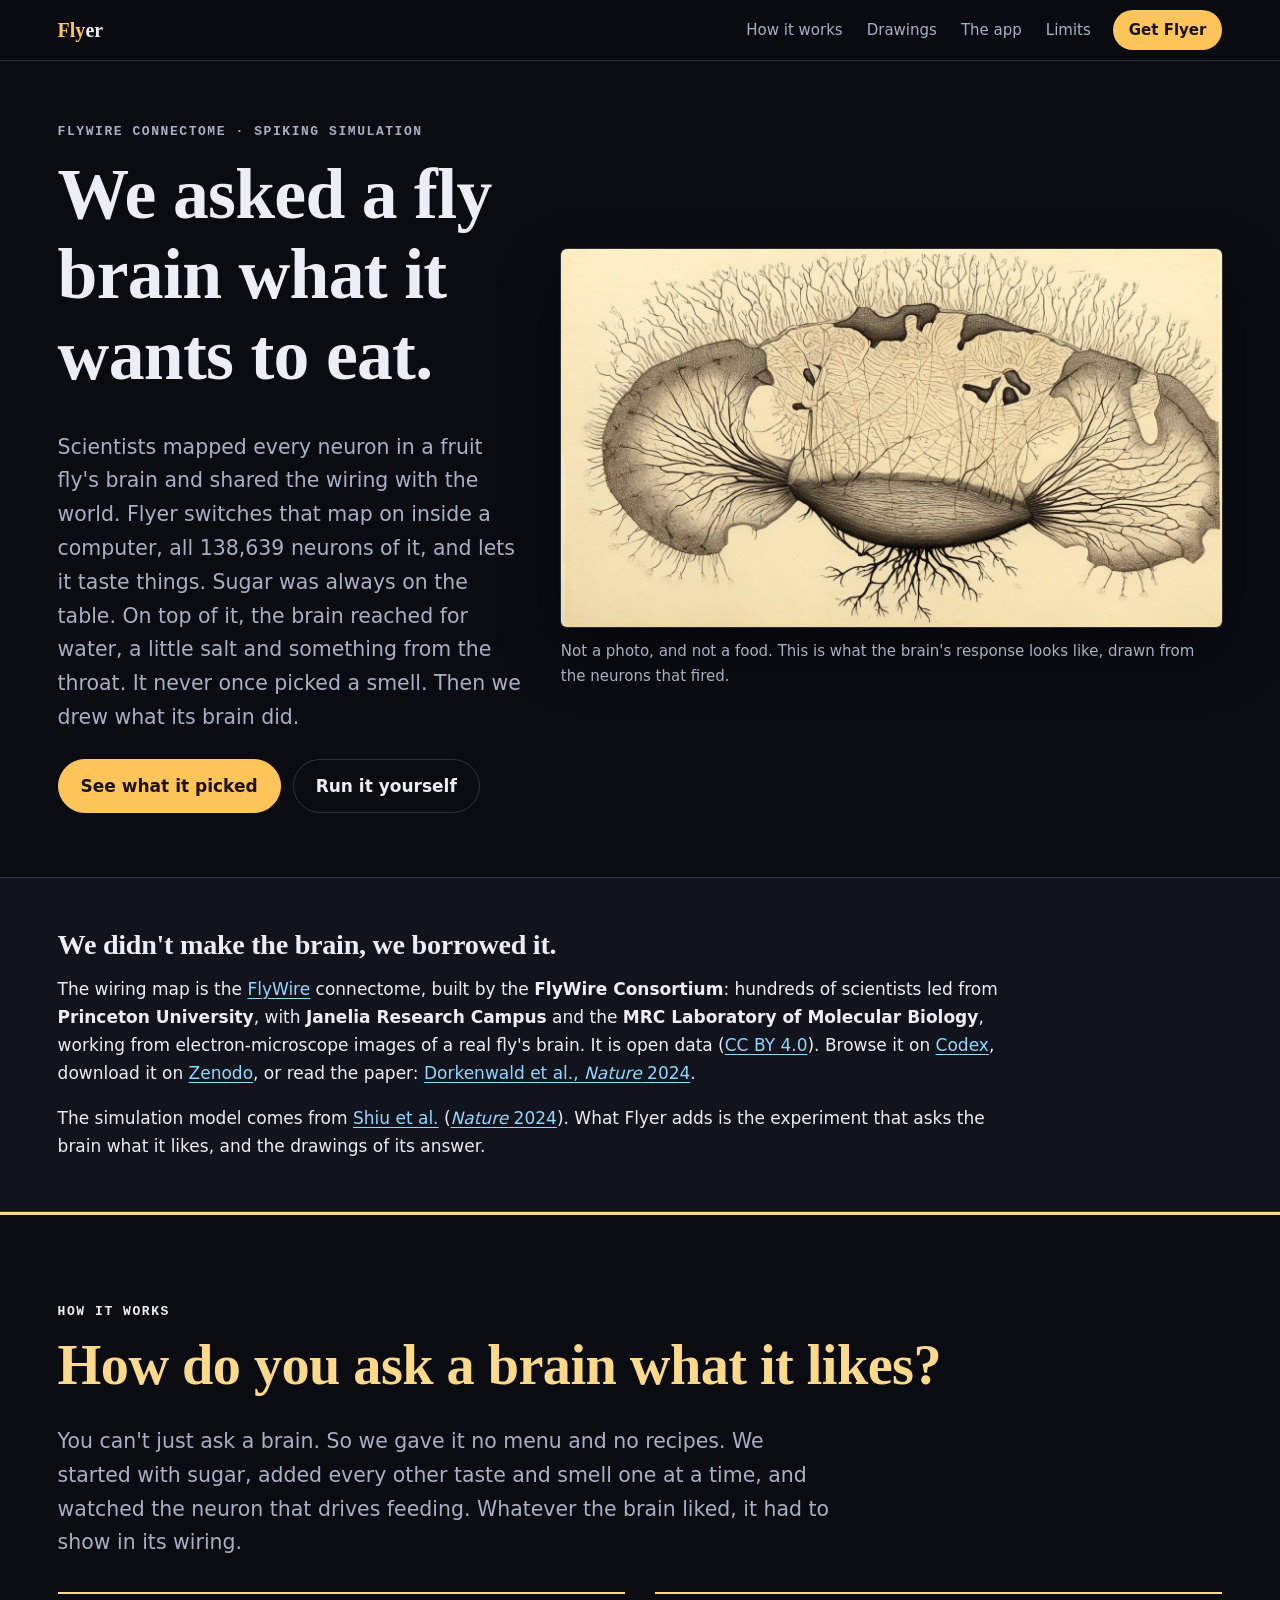
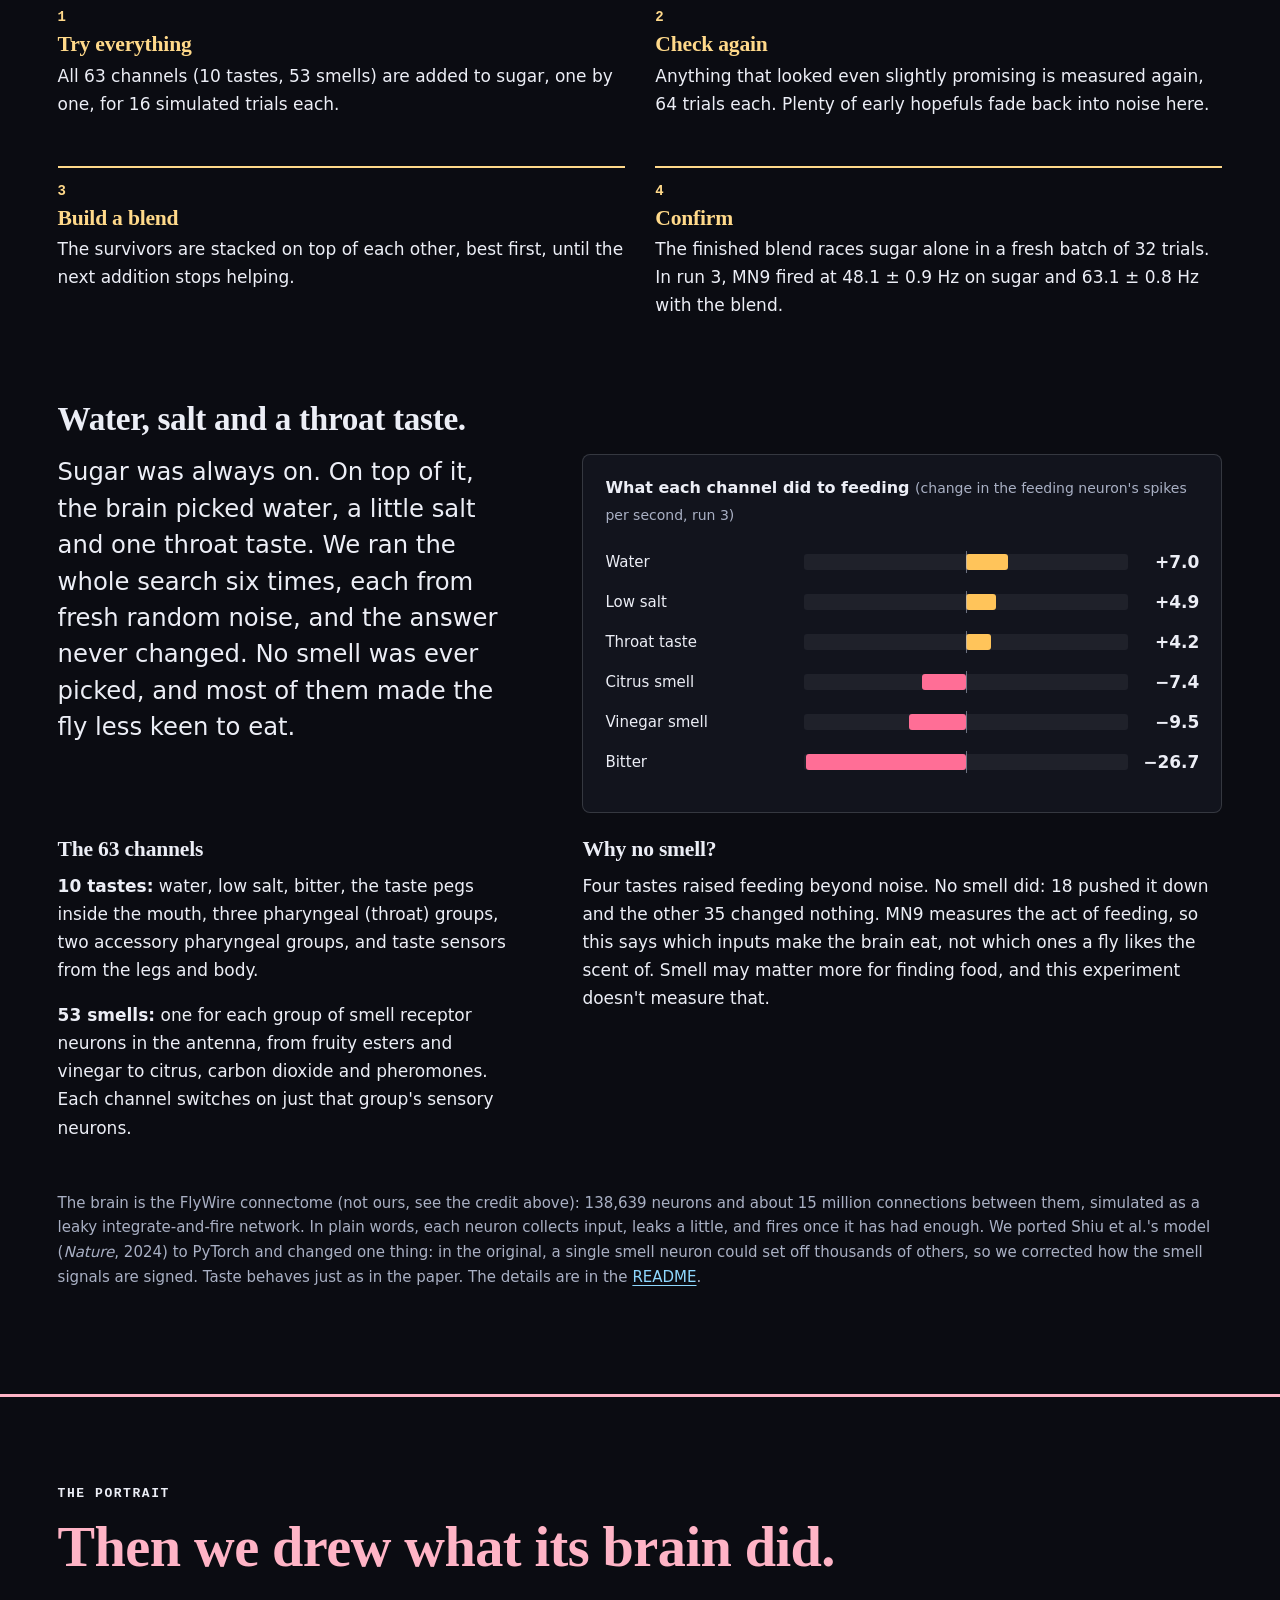
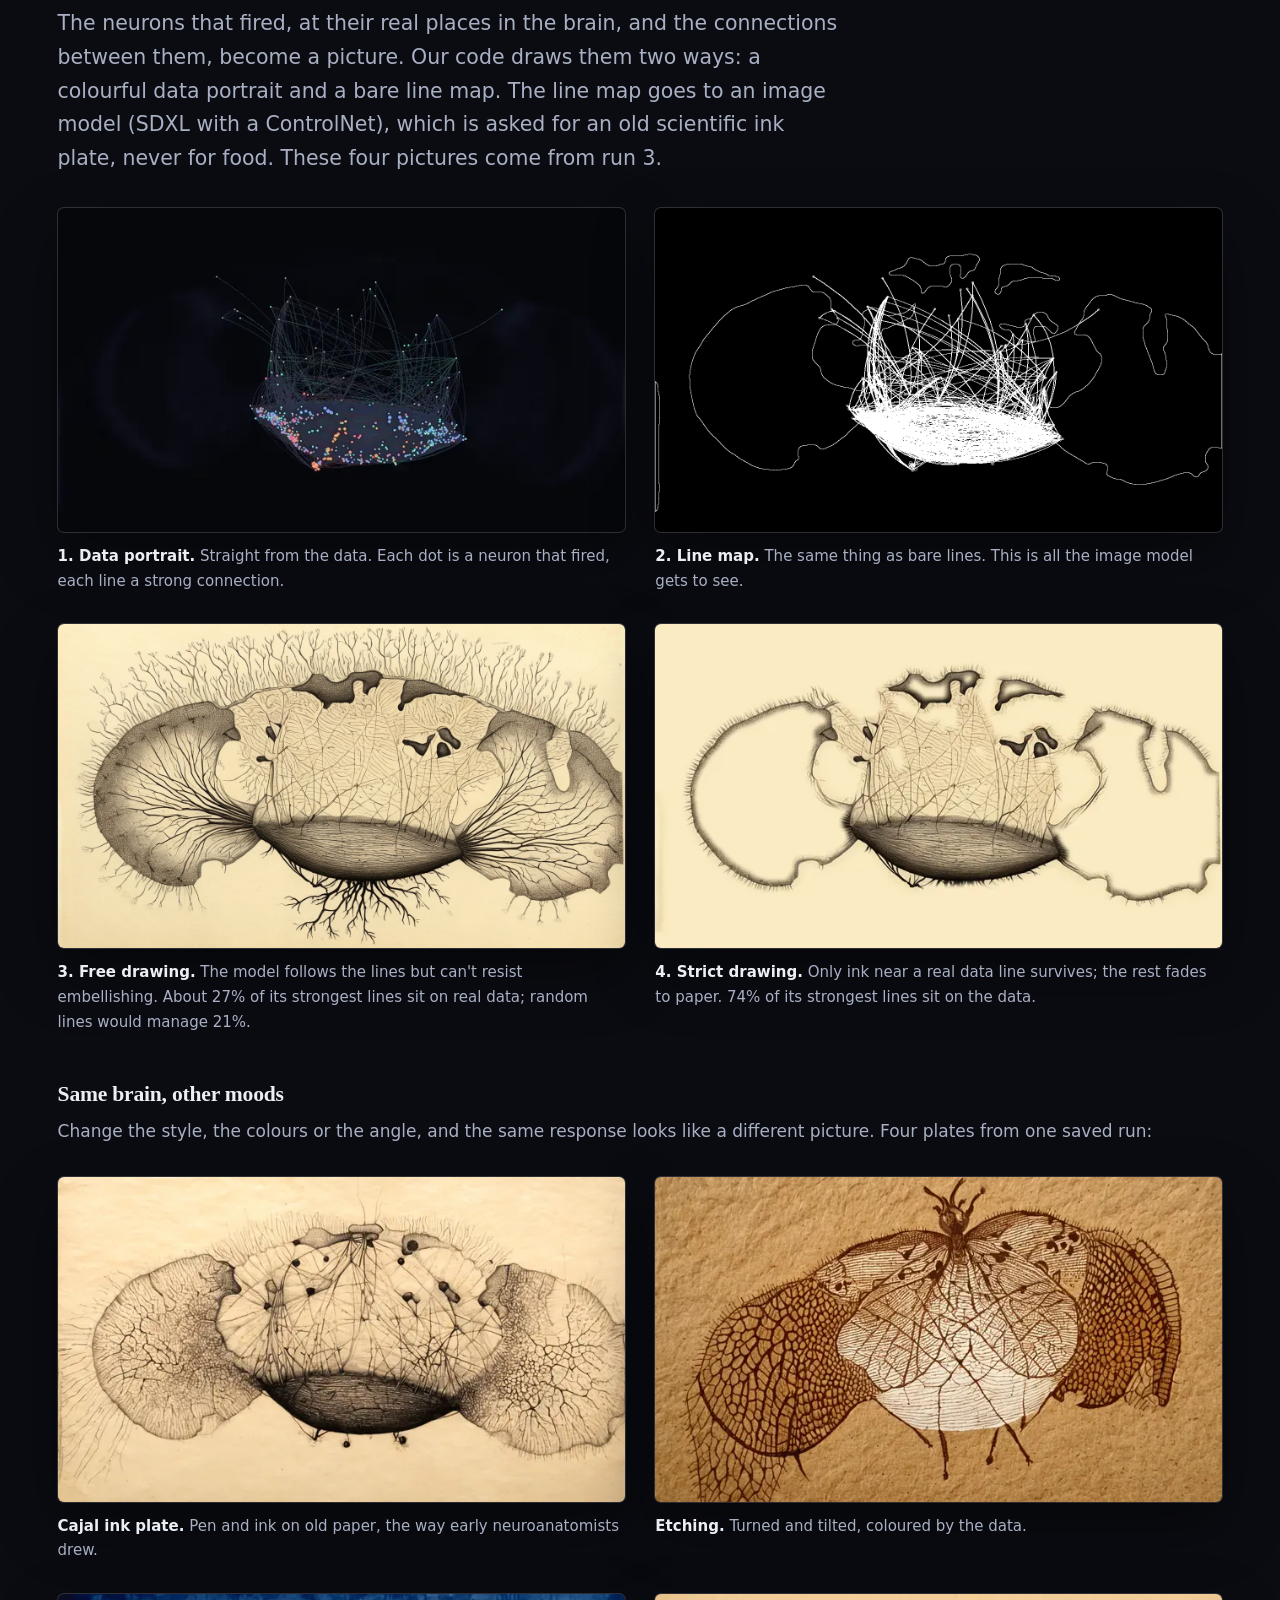
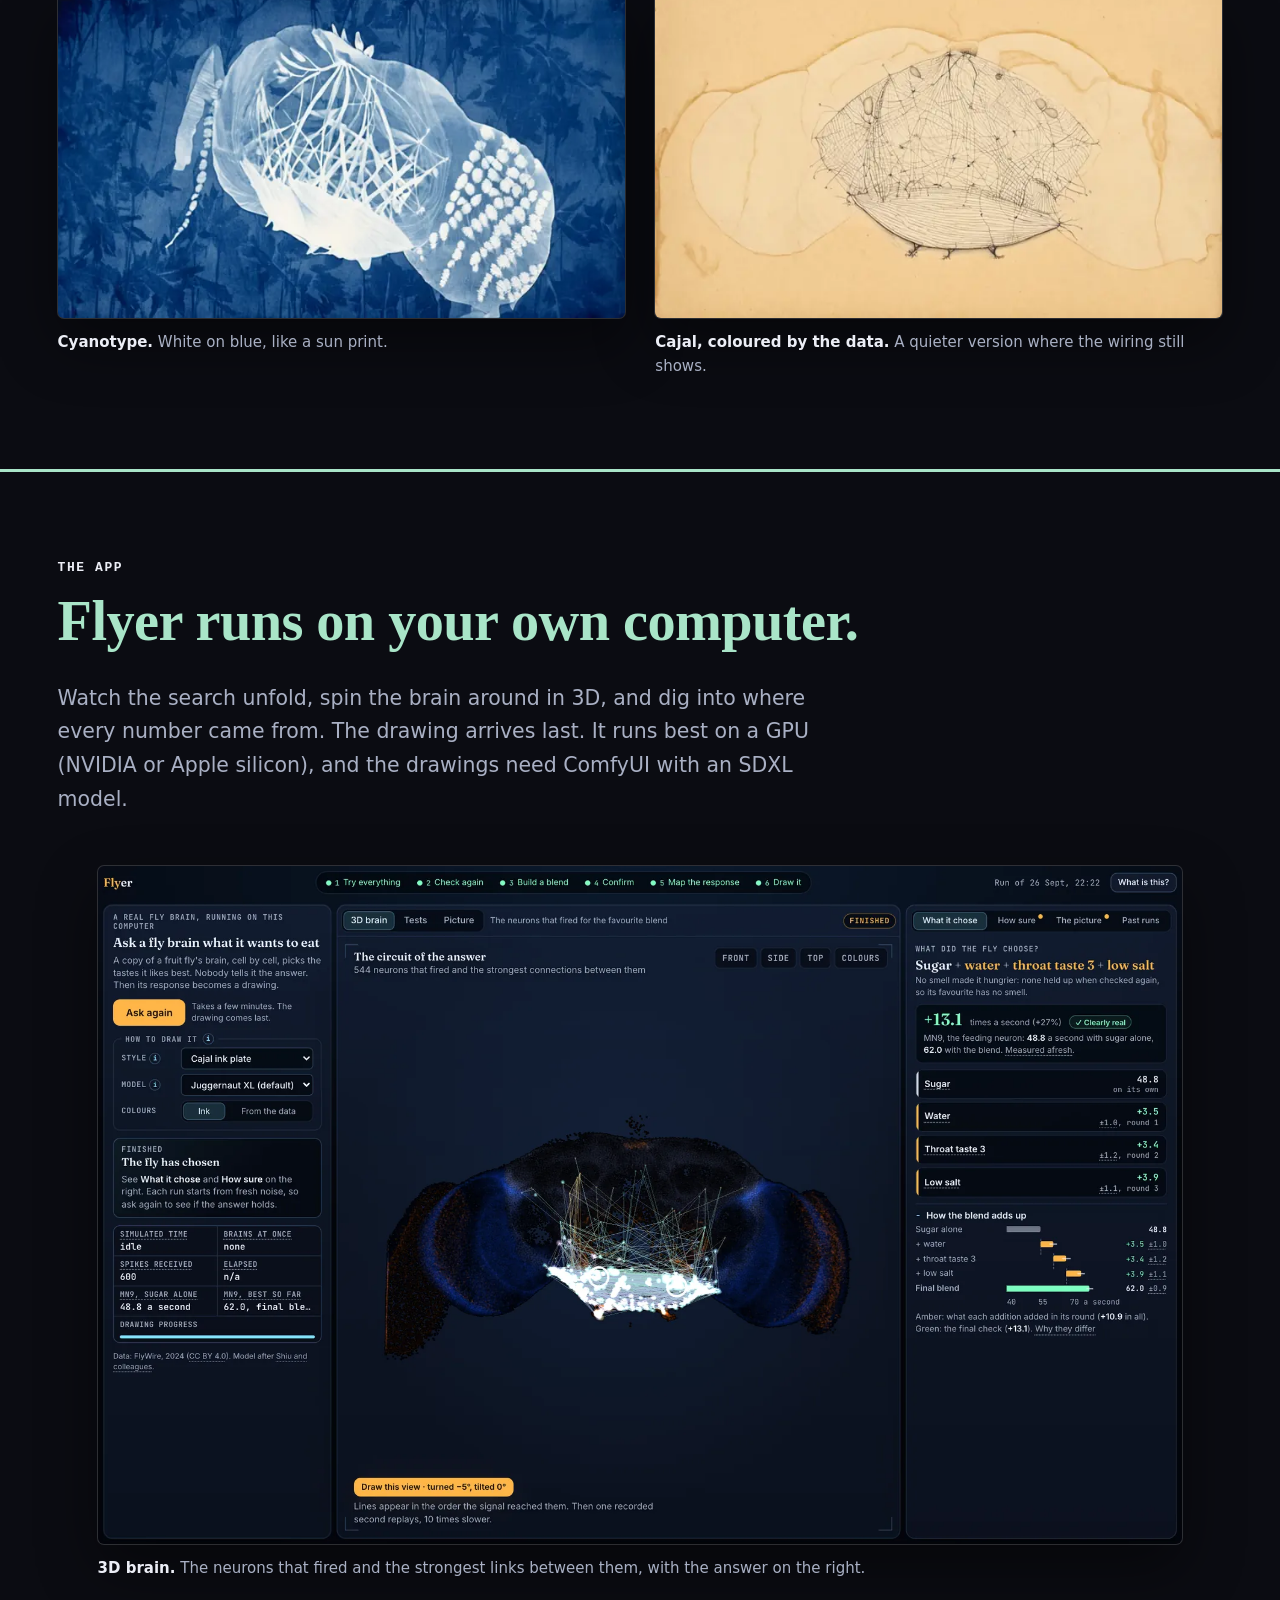
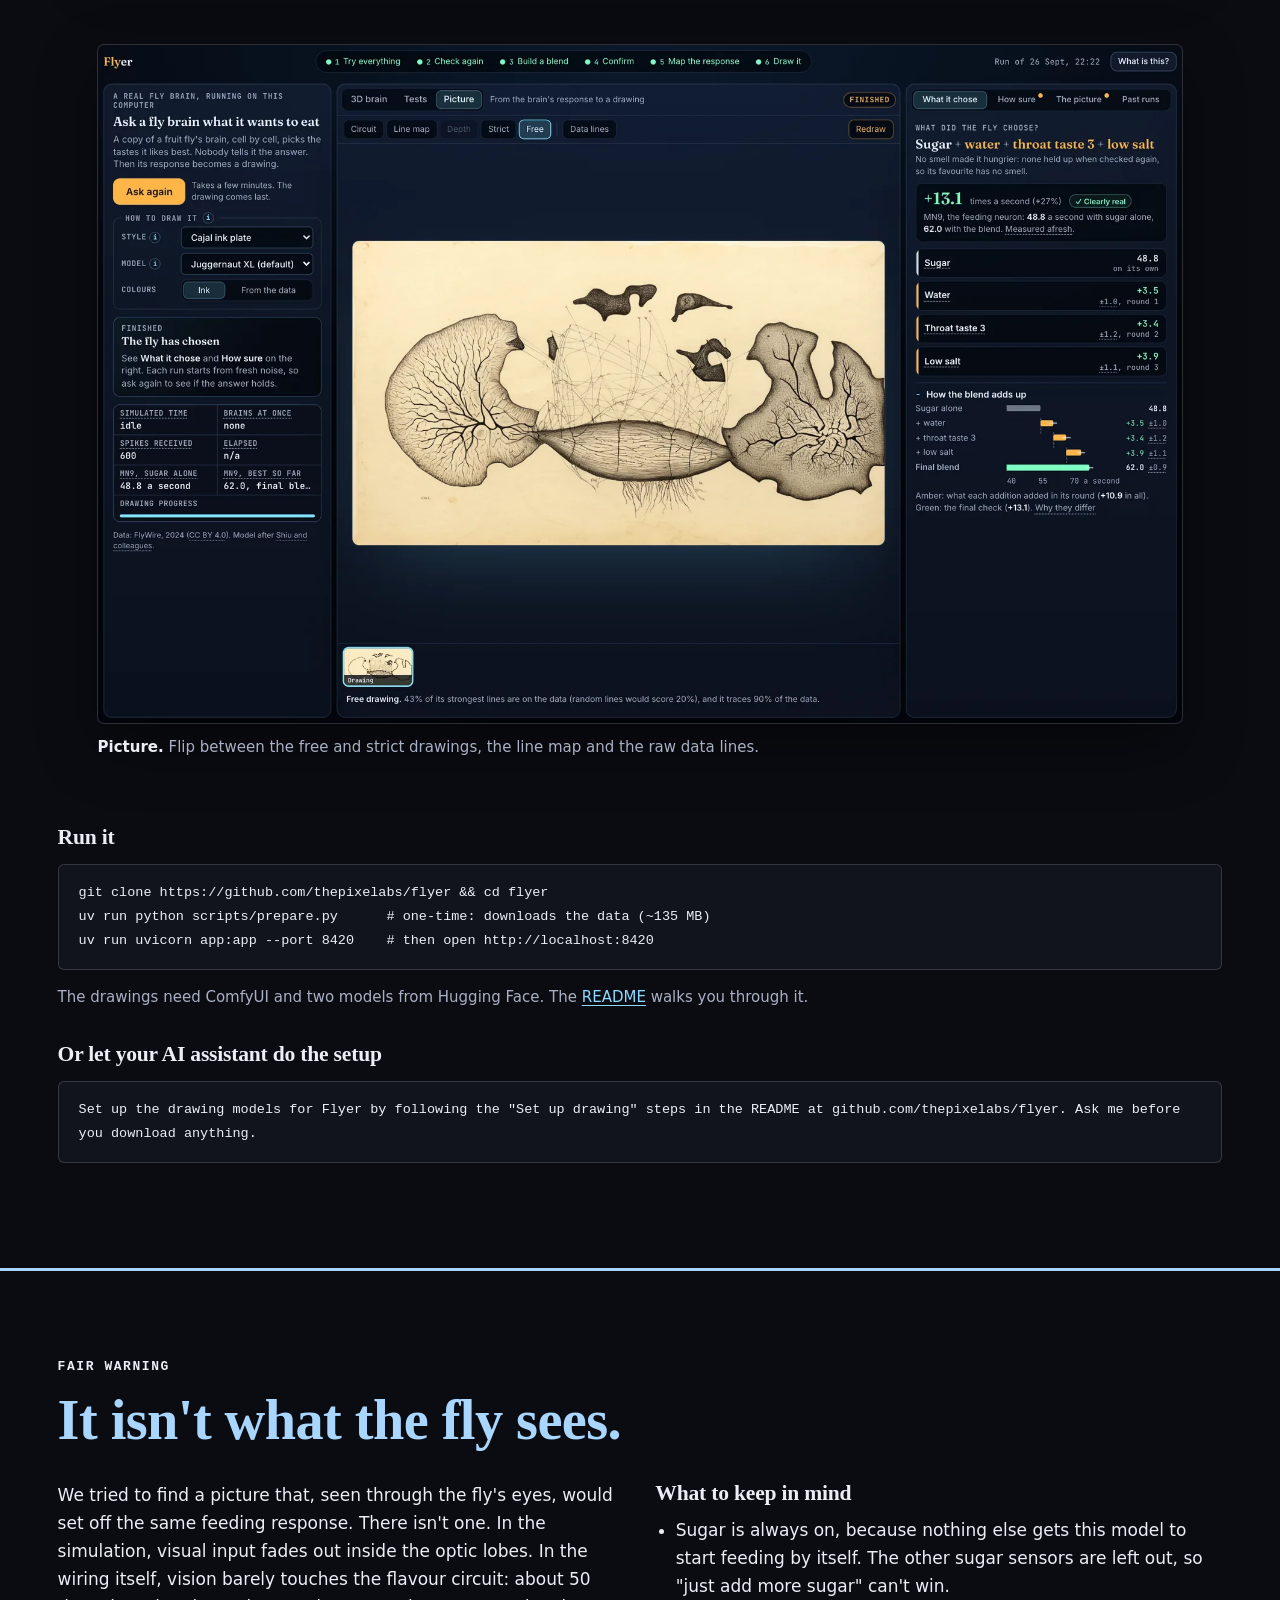
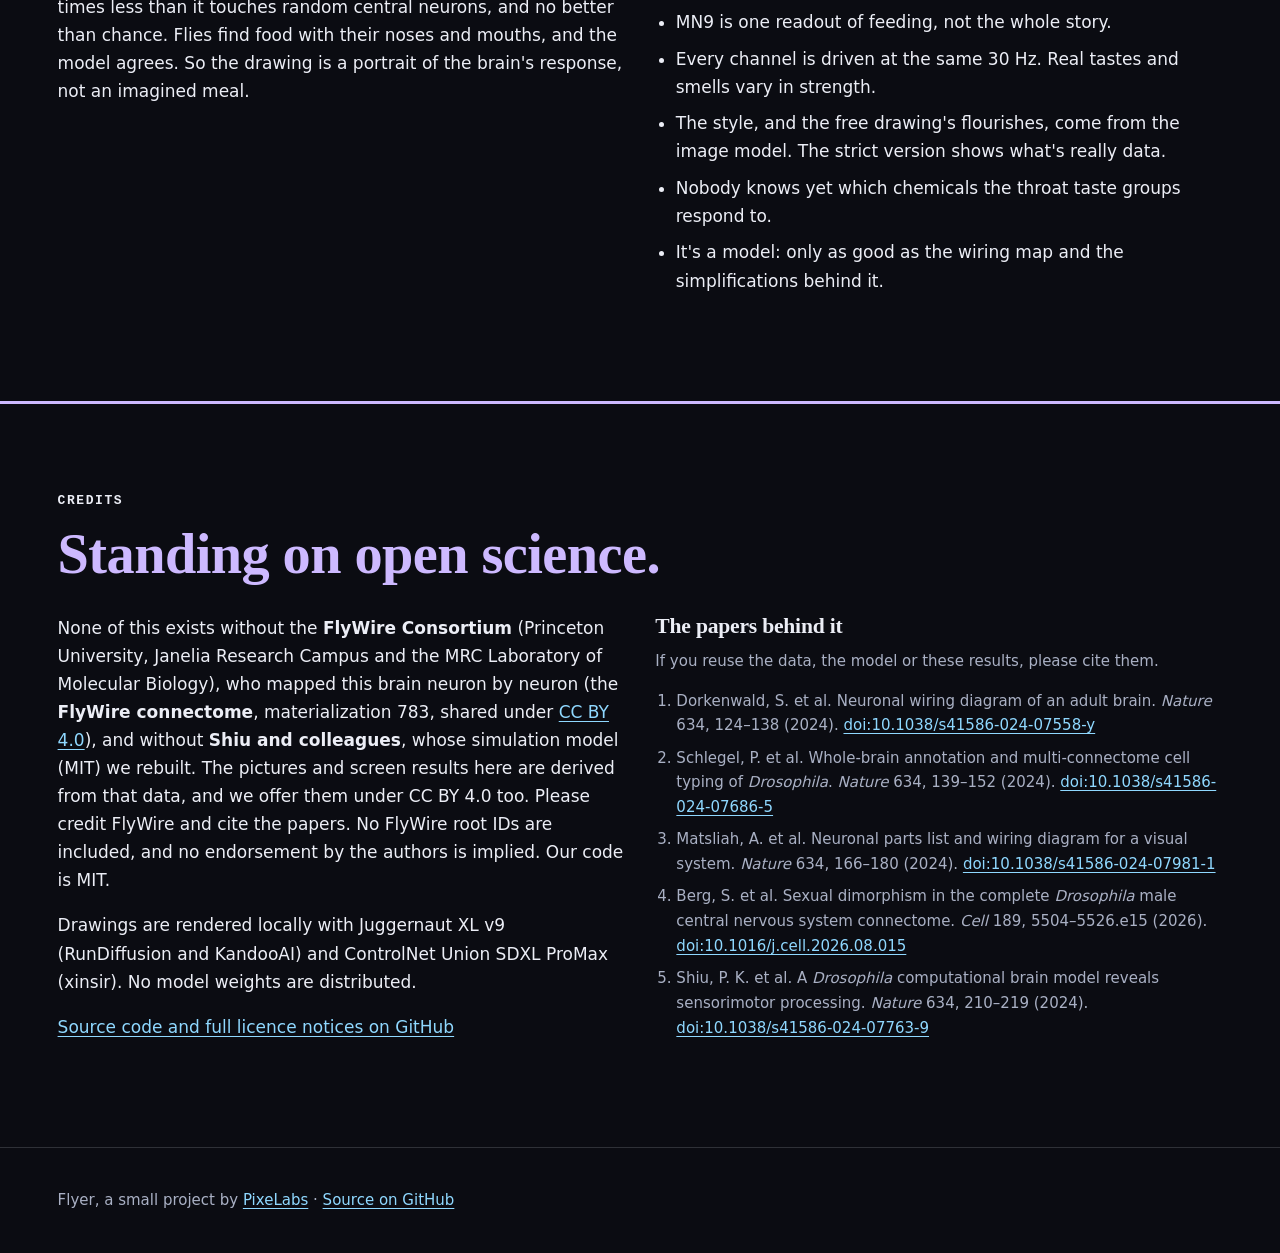
<file: docs/index.html>
<!doctype html>
<html lang="en">
<head>
  <meta charset="utf-8">
  <meta name="viewport" content="width=device-width, initial-scale=1">
  <title>Flyer: we asked a fly brain what it wants to eat</title>
  <meta name="description" content="A simulated fruit-fly brain, built from the real FlyWire wiring map, chooses its favourite taste blend. Then its response is drawn.">
  <link rel="canonical" href="https://flyer.pixelabs.net/">
  <meta property="og:type" content="website">
  <meta property="og:site_name" content="Flyer">
  <meta property="og:title" content="Flyer: we asked a fly brain what it wants to eat">
  <meta property="og:description" content="A simulated fruit-fly brain chooses its favourite taste blend, and we draw what its brain did.">
  <meta property="og:url" content="https://flyer.pixelabs.net/">
  <meta property="og:image" content="https://flyer.pixelabs.net/img/og.jpg">
  <meta name="twitter:card" content="summary_large_image">
  <meta name="theme-color" content="#0b0c12">
  <link rel="icon" href="assets/favicon.svg" type="image/svg+xml">
  <link rel="icon" href="assets/favicon-32.png" sizes="32x32" type="image/png">
  <link rel="apple-touch-icon" href="assets/apple-touch-icon.png">
  <link rel="stylesheet" href="css/site.css">
</head>
<body>
<a class="skip" href="#main">Skip to content</a>

<header class="top">
  <div class="wrap">
    <a class="brand" href="#top" aria-label="Flyer, top of page"><b>Fly</b>er</a>
    <nav aria-label="Sections">
      <a href="#how">How it works</a>
      <a href="#drawings">Drawings</a>
      <a href="#app">The app</a>
      <a href="#limits">Limits</a>
      <a class="go" href="https://github.com/thepixelabs/flyer">Get Flyer</a>
    </nav>
  </div>
</header>

<main id="main">

<section class="hero" id="top">
  <div class="wrap hero-grid">
    <div>
      <p class="eyebrow">FlyWire connectome · spiking simulation</p>
      <h1>We asked a fly brain what it wants to eat.</h1>
      <p class="lede">Scientists mapped every neuron in a fruit fly's brain and shared the wiring with the world. Flyer switches that map on inside a computer, all 138,639 neurons of it, and lets it taste things. Sugar was always on the table. On top of it, the brain reached for water, a little salt and something from the throat. It never once picked a smell. Then we drew what its brain did.</p>
      <div class="btns">
        <a class="btn primary" href="#result">See what it picked</a>
        <a class="btn" href="https://github.com/thepixelabs/flyer">Run it yourself</a>
      </div>
    </div>
    <figure>
      <img class="frame" src="img/free.webp" width="1344" height="768" alt="A fly brain drawn as an antique ink plate: the two optic lobes branch like trees on either side of the central brain, with fine lines connecting them.">
      <figcaption>Not a photo, and not a food. This is what the brain's response looks like, drawn from the neurons that fired.</figcaption>
    </figure>
  </div>
</section>

<aside class="credit" aria-labelledby="credit-h">
  <div class="wrap">
    <h2 id="credit-h">We didn't make the brain, we borrowed it.</h2>
    <p>The wiring map is the <a href="https://flywire.ai/">FlyWire</a> connectome, built by the <strong>FlyWire Consortium</strong>: hundreds of scientists led from <strong>Princeton University</strong>, with <strong>Janelia Research Campus</strong> and the <strong>MRC Laboratory of Molecular Biology</strong>, working from electron-microscope images of a real fly's brain. It is open data (<a href="https://creativecommons.org/licenses/by/4.0/">CC BY 4.0</a>). Browse it on <a href="https://codex.flywire.ai/">Codex</a>, download it on <a href="https://doi.org/10.5281/zenodo.10676866">Zenodo</a>, or read the paper: <a href="https://doi.org/10.1038/s41586-024-07558-y">Dorkenwald et al., <em>Nature</em> 2024</a>.</p>
    <p>The simulation model comes from <a href="https://github.com/philshiu/Drosophila_brain_model">Shiu et al.</a> (<a href="https://doi.org/10.1038/s41586-024-07763-9"><em>Nature</em> 2024</a>). What Flyer adds is the experiment that asks the brain what it likes, and the drawings of its answer.</p>
  </div>
</aside>

<section id="how" aria-labelledby="how-h">
  <div class="wrap">
    <p class="eyebrow">How it works</p>
    <h2 id="how-h">How do you ask a brain what it likes?</h2>
    <p class="lede">You can't just ask a brain. So we gave it no menu and no recipes. We started with sugar, added every other taste and smell one at a time, and watched the neuron that drives feeding. Whatever the brain liked, it had to show in its wiring.</p>
    <ol class="steps">
      <li><h3>Try everything</h3><p>All 63 channels (10 tastes, 53 smells) are added to sugar, one by one, for 16 simulated trials each.</p></li>
      <li><h3>Check again</h3><p>Anything that looked even slightly promising is measured again, 64 trials each. Plenty of early hopefuls fade back into noise here.</p></li>
      <li><h3>Build a blend</h3><p>The survivors are stacked on top of each other, best first, until the next addition stops helping.</p></li>
      <li><h3>Confirm</h3><p>The finished blend races sugar alone in a fresh batch of 32 trials. In run 3, MN9 fired at 48.1 ± 0.9 Hz on sugar and 63.1 ± 0.8 Hz with the blend.</p></li>
    </ol>
    <div id="result" class="answer">
      <h3>Water, salt and a throat taste.</h3>
    <div class="result-grid">
      <div>
        <p>Sugar was always on. On top of it, the brain picked water, a little salt and one throat taste. We ran the whole search six times, each from fresh random noise, and the answer never changed. No smell was ever picked, and most of them made the fly less keen to eat.</p>
      </div>
      <figure class="chart">
        <figcaption class="chart-title">What each channel did to feeding <span>(change in the feeding neuron's spikes per second, run 3)</span></figcaption>
        <ul class="diverge">
          <li><span class="dl">Water</span><span class="dt" aria-hidden="true"><span class="db pos" style="--w:13.0%"></span></span><span class="dv">+7.0</span></li>
          <li><span class="dl">Low salt</span><span class="dt" aria-hidden="true"><span class="db pos" style="--w:9.1%"></span></span><span class="dv">+4.9</span></li>
          <li><span class="dl">Throat taste</span><span class="dt" aria-hidden="true"><span class="db pos" style="--w:7.8%"></span></span><span class="dv">+4.2</span></li>
          <li><span class="dl">Citrus smell</span><span class="dt" aria-hidden="true"><span class="db neg" style="--w:13.7%"></span></span><span class="dv">−7.4</span></li>
          <li><span class="dl">Vinegar smell</span><span class="dt" aria-hidden="true"><span class="db neg" style="--w:17.6%"></span></span><span class="dv">−9.5</span></li>
          <li><span class="dl">Bitter</span><span class="dt" aria-hidden="true"><span class="db neg" style="--w:49.4%"></span></span><span class="dv">−26.7</span></li>
        </ul>
      </figure>
    </div>
    </div>

    <div class="cols">
      <div>
        <h3>The 63 channels</h3>
        <p><strong>10 tastes:</strong> water, low salt, bitter, the taste pegs inside the mouth, three pharyngeal (throat) groups, two accessory pharyngeal groups, and taste sensors from the legs and body.</p>
        <p><strong>53 smells:</strong> one for each group of smell receptor neurons in the antenna, from fruity esters and vinegar to citrus, carbon dioxide and pheromones. Each channel switches on just that group's sensory neurons.</p>
      </div>
      <div>
        <h3>Why no smell?</h3>
        <p>Four tastes raised feeding beyond noise. No smell did: 18 pushed it down and the other 35 changed nothing. MN9 measures the act of feeding, so this says which inputs make the brain eat, not which ones a fly likes the scent of. Smell may matter more for finding food, and this experiment doesn't measure that.</p>
      </div>
    </div>
    <p class="small" style="margin-top:2rem">The brain is the FlyWire connectome (not ours, see the credit above): 138,639 neurons and about 15 million connections between them, simulated as a leaky integrate-and-fire network. In plain words, each neuron collects input, leaks a little, and fires once it has had enough. We ported Shiu et al.'s model (<em>Nature</em>, 2024) to PyTorch and changed one thing: in the original, a single smell neuron could set off thousands of others, so we corrected how the smell signals are signed. Taste behaves just as in the paper. The details are in the <a href="https://github.com/thepixelabs/flyer#what-was-changed-from-shiu-et-al-and-why">README</a>.</p>
  </div>
</section>

<section id="drawings" aria-labelledby="drawings-h">
  <div class="wrap">
    <p class="eyebrow">The portrait</p>
    <h2 id="drawings-h">Then we drew what its brain did.</h2>
    <p class="lede">The neurons that fired, at their real places in the brain, and the connections between them, become a picture. Our code draws them two ways: a colourful data portrait and a bare line map. The line map goes to an image model (SDXL with a ControlNet), which is asked for an old scientific ink plate, never for food. These four pictures come from run 3.</p>
    <div class="grid four">
      <figure class="plate"><img class="frame" src="img/data-672.webp" srcset="img/data-672.webp 672w, img/data-1008.webp 1008w, img/data.webp 1344w" sizes="(min-width: 1500px) 25vw, (min-width: 700px) 45vw, 100vw" width="1344" height="768" loading="lazy" alt="The data portrait: dots for neurons that fired, coloured by first spike, joined by thin connection lines."><figcaption><strong>1. Data portrait.</strong> Straight from the data. Each dot is a neuron that fired, each line a strong connection.</figcaption></figure>
      <figure class="plate"><img class="frame" src="img/control.png" width="1344" height="768" loading="lazy" alt="The line map: the brain outline and connections as bare white lines on black."><figcaption><strong>2. Line map.</strong> The same thing as bare lines. This is all the image model gets to see.</figcaption></figure>
      <figure class="plate"><img class="frame" src="img/free-672.webp" srcset="img/free-672.webp 672w, img/free-1008.webp 1008w, img/free.webp 1344w" sizes="(min-width: 1500px) 25vw, (min-width: 700px) 45vw, 100vw" width="1344" height="768" loading="lazy" alt="The free drawing: an ink plate of the brain that follows the line map but adds its own flourishes."><figcaption><strong>3. Free drawing.</strong> The model follows the lines but can't resist embellishing. About 27% of its strongest lines sit on real data; random lines would manage 21%.</figcaption></figure>
      <figure class="plate"><img class="frame" src="img/strict-672.webp" srcset="img/strict-672.webp 672w, img/strict-1008.webp 1008w, img/strict.webp 1344w" sizes="(min-width: 1500px) 25vw, (min-width: 700px) 45vw, 100vw" width="1344" height="768" loading="lazy" alt="The strict drawing: the same ink plate with everything away from real data lines faded to paper."><figcaption><strong>4. Strict drawing.</strong> Only ink near a real data line survives; the rest fades to paper. 74% of its strongest lines sit on the data.</figcaption></figure>
    </div>

    <h3 style="margin-top:3rem">Same brain, other moods</h3>
    <p class="muted">Change the style, the colours or the angle, and the same response looks like a different picture. Four plates from one saved run:</p>
    <div class="grid four">
      <figure class="plate"><img class="frame" src="img/gallery-cajal-672.webp" srcset="img/gallery-cajal-672.webp 672w, img/gallery-cajal.webp 1344w" sizes="(min-width: 1500px) 25vw, (min-width: 700px) 45vw, 100vw" width="1344" height="768" loading="lazy" alt="A fly brain in fine pen and ink on cream paper."><figcaption><strong>Cajal ink plate.</strong> Pen and ink on old paper, the way early neuroanatomists drew.</figcaption></figure>
      <figure class="plate"><img class="frame" src="img/gallery-etching-672.webp" srcset="img/gallery-etching-672.webp 672w, img/gallery-etching.webp 1344w" sizes="(min-width: 1500px) 25vw, (min-width: 700px) 45vw, 100vw" width="1344" height="768" loading="lazy" alt="The brain seen from the side and above as a copper-brown etching."><figcaption><strong>Etching.</strong> Turned and tilted, coloured by the data.</figcaption></figure>
      <figure class="plate"><img class="frame" src="img/gallery-cyanotype-672.webp" srcset="img/gallery-cyanotype-672.webp 672w, img/gallery-cyanotype.webp 1344w" sizes="(min-width: 1500px) 25vw, (min-width: 700px) 45vw, 100vw" width="1344" height="768" loading="lazy" alt="The brain as a white cyanotype print on deep blue."><figcaption><strong>Cyanotype.</strong> White on blue, like a sun print.</figcaption></figure>
      <figure class="plate"><img class="frame" src="img/gallery-cajal-data-672.webp" srcset="img/gallery-cajal-data-672.webp 672w, img/gallery-cajal-data.webp 1344w" sizes="(min-width: 1500px) 25vw, (min-width: 700px) 45vw, 100vw" width="1344" height="768" loading="lazy" alt="A pale ink drawing of the brain outline with a web of thin lines across its centre."><figcaption><strong>Cajal, coloured by the data.</strong> A quieter version where the wiring still shows.</figcaption></figure>
    </div>
  </div>
</section>

<section id="app" aria-labelledby="app-h">
  <div class="wrap">
    <p class="eyebrow">The app</p>
    <h2 id="app-h">Flyer runs on your own computer.</h2>
    <p class="lede">Watch the search unfold, spin the brain around in 3D, and dig into where every number came from. The drawing arrives last. It runs best on a GPU (NVIDIA or Apple silicon), and the drawings need ComfyUI with an SDXL model.</p>
    <div class="shots">
      <figure><img class="frame" src="img/app-brain-900.webp" srcset="img/app-brain-900.webp 900w, img/app-brain.webp 1800w" sizes="(min-width: 1500px) 50vw, 100vw" width="1800" height="1125" loading="lazy" alt="The Flyer app, 3D brain tab: a dark brain with the neurons that fired glowing white and their strongest connections as thin lines, and the chosen blend listed on the right."><figcaption><strong>3D brain.</strong> The neurons that fired and the strongest links between them, with the answer on the right.</figcaption></figure>
      <figure><img class="frame" src="img/app-picture-900.webp" srcset="img/app-picture-900.webp 900w, img/app-picture.webp 1800w" sizes="(min-width: 1500px) 50vw, 100vw" width="1800" height="1125" loading="lazy" alt="The Flyer app, picture tab: a finished ink drawing of the brain, with buttons for the line map, strict and free versions, and a chart of how the blend adds up."><figcaption><strong>Picture.</strong> Flip between the free and strict drawings, the line map and the raw data lines.</figcaption></figure>
    </div>
    <h3 style="margin-top:3rem">Run it</h3>
    <pre><code>git clone https://github.com/thepixelabs/flyer && cd flyer
uv run python scripts/prepare.py      # one-time: downloads the data (~135 MB)
uv run uvicorn app:app --port 8420    # then open http://localhost:8420</code></pre>
    <p class="small">The drawings need ComfyUI and two models from Hugging Face. The <a href="https://github.com/thepixelabs/flyer#run">README</a> walks you through it.</p>
    <h3 style="margin-top:2rem">Or let your AI assistant do the setup</h3>
    <pre class="prompt"><code>Set up the drawing models for Flyer by following the "Set up drawing" steps in the README at github.com/thepixelabs/flyer. Ask me before you download anything.</code></pre>
  </div>
</section>

<section id="limits" aria-labelledby="limits-h">
  <div class="wrap">
    <p class="eyebrow">Fair warning</p>
    <h2 id="limits-h">It isn't what the fly sees.</h2>
    <div class="cols">
      <div>
        <p>We tried to find a picture that, seen through the fly's eyes, would set off the same feeding response. There isn't one. In the simulation, visual input fades out inside the optic lobes. In the wiring itself, vision barely touches the flavour circuit: about 50 times less than it touches random central neurons, and no better than chance. Flies find food with their noses and mouths, and the model agrees. So the drawing is a portrait of the brain's response, not an imagined meal.</p>
      </div>
      <div>
        <h3>What to keep in mind</h3>
        <ul class="plain">
          <li>Sugar is always on, because nothing else gets this model to start feeding by itself. The other sugar sensors are left out, so "just add more sugar" can't win.</li>
          <li>MN9 is one readout of feeding, not the whole story.</li>
          <li>Every channel is driven at the same 30 Hz. Real tastes and smells vary in strength.</li>
          <li>The style, and the free drawing's flourishes, come from the image model. The strict version shows what's really data.</li>
          <li>Nobody knows yet which chemicals the throat taste groups respond to.</li>
          <li>It's a model: only as good as the wiring map and the simplifications behind it.</li>
        </ul>
      </div>
    </div>
  </div>
</section>

<section id="credits" aria-labelledby="credits-h">
  <div class="wrap">
    <p class="eyebrow">Credits</p>
    <h2 id="credits-h">Standing on open science.</h2>
    <div class="cols">
      <div>
        <p>None of this exists without the <strong>FlyWire Consortium</strong> (Princeton University, Janelia Research Campus and the MRC Laboratory of Molecular Biology), who mapped this brain neuron by neuron (the <strong>FlyWire connectome</strong>, materialization 783, shared under <a href="https://creativecommons.org/licenses/by/4.0/">CC BY 4.0</a>), and without <strong>Shiu and colleagues</strong>, whose simulation model (MIT) we rebuilt. The pictures and screen results here are derived from that data, and we offer them under CC BY 4.0 too. Please credit FlyWire and cite the papers. No FlyWire root IDs are included, and no endorsement by the authors is implied. Our code is MIT.</p>
        <p>Drawings are rendered locally with Juggernaut XL v9 (RunDiffusion and KandooAI) and ControlNet Union SDXL ProMax (xinsir). No model weights are distributed.</p>
        <p><a href="https://github.com/thepixelabs/flyer">Source code and full licence notices on GitHub</a></p>
      </div>
      <div>
        <h3>The papers behind it</h3>
        <p class="small">If you reuse the data, the model or these results, please cite them.</p>
        <ol class="cite">
          <li>Dorkenwald, S. et al. Neuronal wiring diagram of an adult brain. <em>Nature</em> 634, 124–138 (2024). <a href="https://doi.org/10.1038/s41586-024-07558-y">doi:10.1038/s41586-024-07558-y</a></li>
          <li>Schlegel, P. et al. Whole-brain annotation and multi-connectome cell typing of <em>Drosophila</em>. <em>Nature</em> 634, 139–152 (2024). <a href="https://doi.org/10.1038/s41586-024-07686-5">doi:10.1038/s41586-024-07686-5</a></li>
          <li>Matsliah, A. et al. Neuronal parts list and wiring diagram for a visual system. <em>Nature</em> 634, 166–180 (2024). <a href="https://doi.org/10.1038/s41586-024-07981-1">doi:10.1038/s41586-024-07981-1</a></li>
          <li>Berg, S. et al. Sexual dimorphism in the complete <em>Drosophila</em> male central nervous system connectome. <em>Cell</em> 189, 5504–5526.e15 (2026). <a href="https://doi.org/10.1016/j.cell.2026.08.015">doi:10.1016/j.cell.2026.08.015</a></li>
          <li>Shiu, P. K. et al. A <em>Drosophila</em> computational brain model reveals sensorimotor processing. <em>Nature</em> 634, 210–219 (2024). <a href="https://doi.org/10.1038/s41586-024-07763-9">doi:10.1038/s41586-024-07763-9</a></li>
        </ol>
      </div>
    </div>
  </div>
</section>

</main>

<footer>
  <div class="wrap">Flyer, a small project by <a href="https://pixelabs.net">PixeLabs</a> · <a href="https://github.com/thepixelabs/flyer">Source on GitHub</a></div>
</footer>
</body>
</html>
</file>
<file: docs/css/site.css>
/* Flyer landing page: one static page, no JavaScript. System fonts, fluid widths, dark theme. */
:root {
  color-scheme: dark;
  --bg: #0b0c12;
  --bg-2: #12141d;
  --ink: #eceef6;
  --ink-2: #a9b0c4;
  --rule: rgb(236 238 246 / 0.16);
  --accent: #ffc45a;
  --accent-ink: #1a1305;
  --link: #8fd8ff;
  --gutter: clamp(20px, 4.5vw, 120px);
  --maxw: 2240px;
  --gap: clamp(20px, 2.4vw, 40px);
  --sans: system-ui, -apple-system, "Segoe UI", Roboto, sans-serif;
  --serif: ui-serif, "Iowan Old Style", Georgia, "Times New Roman", serif;
  --mono: ui-monospace, "SF Mono", Menlo, Consolas, monospace;
}
* { box-sizing: border-box; }
html { scroll-behavior: smooth; scroll-padding-top: 72px; font-size: 100%; }
@media (min-width: 1600px) { html { font-size: 112.5%; } }
@media (prefers-reduced-motion: reduce) { html { scroll-behavior: auto; } }
body { margin: 0; background: var(--bg); color: var(--ink); font: 1.0625rem/1.65 var(--sans); -webkit-font-smoothing: antialiased; }
img { display: block; max-width: 100%; height: auto; }
a { color: var(--link); text-underline-offset: 0.18em; }
a:hover { color: var(--ink); }
:focus-visible { outline: 3px solid var(--link); outline-offset: 3px; border-radius: 3px; }
.skip { position: absolute; left: -999px; top: 8px; background: var(--accent); color: var(--accent-ink); padding: 8px 14px; border-radius: 6px; z-index: 10; }
.skip:focus { left: 8px; }

.wrap { width: 100%; max-width: var(--maxw); margin-inline: auto; padding-inline: var(--gutter); }
section { padding-block: clamp(48px, 7vw, 120px); }
section + section { border-top: 1px solid var(--rule); }
h1, h2, h3 { font-family: var(--serif); font-weight: 600; line-height: 1.12; letter-spacing: -0.01em; margin: 0 0 0.5em; text-wrap: balance; }
h1 { font-size: clamp(2.6rem, 5.6vw, 5.25rem); }
h2 { font-size: clamp(2.25rem, 4.4vw, 4.25rem); }
h3 { font-size: 1.35rem; }
p { margin: 0 0 1em; }
.eyebrow { font: 600 0.8125rem/1 var(--mono); letter-spacing: 0.12em; text-transform: uppercase; color: var(--ink-2); margin-bottom: 1rem; }
.lede { font-size: clamp(1.15rem, 1.6vw, 1.5rem); color: var(--ink-2); max-width: 60ch; }
.muted { color: var(--ink-2); }
.small { font-size: 0.9375rem; color: var(--ink-2); }

/* Header */
.top { position: sticky; top: 0; z-index: 5; background: rgb(11 12 18 / 0.92); backdrop-filter: blur(8px); border-bottom: 1px solid var(--rule); }
.top .wrap { display: flex; align-items: center; justify-content: space-between; gap: 16px; min-height: 60px; }
.brand { font: 700 1.25rem/1 var(--serif); color: var(--ink); text-decoration: none; }
.brand b { color: var(--accent); font-weight: 700; }
.top nav { display: flex; flex-wrap: wrap; gap: 4px 20px; align-items: center; }
.top nav a { color: var(--ink-2); text-decoration: none; font-size: 0.9375rem; padding: 6px 2px; }
.top nav a:hover { color: var(--ink); }
.top nav .go { color: var(--accent-ink); background: var(--accent); padding: 8px 16px; border-radius: 999px; font-weight: 600; }
.top nav .go:hover { color: var(--accent-ink); filter: brightness(1.08); }
@media (max-width: 720px) { .top nav a:not(.go) { display: none; } }

/* Hero */
.hero { padding-block: clamp(32px, 5vw, 88px); }
.hero-grid { display: grid; gap: var(--gap); align-items: center; }
@media (min-width: 1000px) { .hero-grid { grid-template-columns: minmax(0, 5fr) minmax(0, 7fr); } }
.hero figure, .plate { margin: 0; }
.frame { border-radius: 6px; box-shadow: 0 0 0 1px var(--rule), 0 24px 60px rgb(0 0 0 / 0.45); background: var(--bg-2); width: 100%; }
figcaption { margin-top: 0.75rem; font-size: 0.9375rem; color: var(--ink-2); }
figcaption strong { color: var(--ink); }
.btns { display: flex; flex-wrap: wrap; gap: 12px; margin-top: 1.5rem; }
.btn { display: inline-block; padding: 12px 22px; border-radius: 999px; font-weight: 600; text-decoration: none; border: 1px solid var(--rule); color: var(--ink); }
.btn:hover { border-color: var(--ink-2); color: var(--ink); }
.btn.primary { background: var(--accent); border-color: var(--accent); color: var(--accent-ink); }
.btn.primary:hover { filter: brightness(1.08); color: var(--accent-ink); }

/* Credit band */
.credit { background: var(--bg-2); border-block: 1px solid var(--rule); padding-block: clamp(32px, 4vw, 64px); }
.credit h2 { font-size: clamp(1.4rem, 2.2vw, 2rem); }
.credit p { max-width: 90ch; }
.credit p:last-child { margin-bottom: 0; }

/* Result */
.result-grid { display: grid; gap: var(--gap); margin-top: 1.5rem; align-items: center; }
@media (min-width: 1000px) { .result-grid { grid-template-columns: minmax(0, 1fr) minmax(0, 1fr); } }
.chips { display: flex; flex-wrap: wrap; gap: 10px; list-style: none; padding: 0; margin: 1.25rem 0 0; }
.chips li { padding: 8px 16px; border-radius: 999px; border: 1px solid var(--accent); color: var(--accent); font-weight: 600; }
.chips li.base { border-color: var(--rule); color: var(--ink-2); }
.big { font: 600 clamp(2.4rem, 5vw, 4rem)/1 var(--serif); color: var(--accent); }

/* Picture grids */
.grid { display: grid; gap: var(--gap); margin-top: 2rem; grid-template-columns: 1fr; }
@media (min-width: 700px) { .grid { grid-template-columns: repeat(2, minmax(0, 1fr)); } }
@media (min-width: 1500px) { .grid.four { grid-template-columns: repeat(4, minmax(0, 1fr)); } }
.steps { display: grid; gap: var(--gap); margin: 2rem 0 0; padding: 0; list-style: none; counter-reset: s; grid-template-columns: 1fr; }
@media (min-width: 700px) { .steps { grid-template-columns: repeat(2, minmax(0, 1fr)); } }
@media (min-width: 1300px) { .steps { grid-template-columns: repeat(4, minmax(0, 1fr)); } }
.steps li { --c: #ffd98a; counter-increment: s; padding-top: 1rem; border-top: 2px solid var(--c, var(--accent)); }
.steps li::before { content: counter(s); font: 600 0.875rem/1 var(--mono); color: #ffd98a; display: block; margin-bottom: 0.5rem; }
.steps h3 { margin-bottom: 0.25em; color: var(--c, var(--ink)); }
.shots { display: grid; gap: var(--gap); margin-top: 2rem; }
@media (min-width: 1500px) { .shots { grid-template-columns: repeat(2, minmax(0, 1fr)); } }

/* Text columns */
.cols { display: grid; gap: var(--gap); margin-top: 1.5rem; }
@media (min-width: 1000px) { .cols { grid-template-columns: repeat(2, minmax(0, 1fr)); } }
ul.plain { padding-left: 1.2em; margin: 0 0 1em; }
ul.plain li { margin-bottom: 0.5em; }
ol.cite { padding-left: 1.4em; font-size: 0.9375rem; color: var(--ink-2); }
ol.cite li { margin-bottom: 0.5em; }
details { margin-top: 1rem; }
summary { cursor: pointer; font-weight: 600; }
code, .mono { font-family: var(--mono); font-size: 0.9em; }
pre { background: var(--bg-2); border: 1px solid var(--rule); border-radius: 6px; padding: 16px 20px; overflow-x: auto; font: 0.9375rem/1.6 var(--mono); }

footer { padding-block: 40px; border-top: 1px solid var(--rule); color: var(--ink-2); font-size: 0.9375rem; }

pre.prompt { white-space: pre-wrap; overflow-wrap: anywhere; }

/* Result charts */
.charts { display: grid; gap: var(--gap); }
.chart { margin: 0; padding: 20px 22px; background: var(--bg-2); border: 1px solid var(--rule); border-radius: 8px; }
.chart-title { margin: 0 0 14px; color: var(--ink); font-weight: 600; font-size: 1rem; }
.chart-title span { color: var(--ink-2); font-weight: 400; font-size: 0.875rem; }
.bar-row, .diverge li { display: grid; grid-template-columns: minmax(120px, 11em) 1fr 3.5em; align-items: center; gap: 12px; padding: 6px 0; }
.diverge { list-style: none; margin: 0 0 10px; padding: 0; }
.dl { font-size: 0.9375rem; }
.dv { text-align: right; font-variant-numeric: tabular-nums; font-weight: 600; }
.dt { position: relative; display: block; height: 16px; background: rgb(236 238 246 / 0.06); border-radius: 3px; }
.db { position: absolute; top: 0; bottom: 0; border-radius: 3px; }
.bar-row .db { left: 0; width: var(--w); }
.db.base { background: #6d7490; }
.db.blend { background: var(--accent); }
.diverge .dt::after { content: ""; position: absolute; left: 50%; top: -3px; bottom: -3px; width: 1px; background: var(--ink-2); opacity: 0.6; }
.diverge .db.pos { left: 50%; width: var(--w); background: var(--accent); }
.diverge .db.neg { right: 50%; width: var(--w); background: #ff6e96; }
@media (max-width: 560px) {
  .bar-row, .diverge li { grid-template-columns: 1fr 3.5em; gap: 4px 12px; }
  .dl { grid-column: 1 / -1; }
}

/* Result: copy on the left, chart on the right, both sharing the page's edges */
.result-grid { align-items: stretch; }
.result-grid > div { display: flex; flex-direction: column; justify-content: center; }
.result-grid > div > p:not(.small) { font-size: clamp(1.25rem, 1.9vw, 1.75rem); line-height: 1.5; color: var(--ink); max-width: 30em; margin: 0; }
.result-grid .chart { width: 100%; max-width: none; margin: 0; display: flex; flex-direction: column; justify-content: center; }
@media (min-width: 1000px) { .result-grid { grid-template-columns: minmax(0, 1fr) minmax(0, 640px); gap: clamp(32px, 5vw, 96px); } }
.answer { margin-top: clamp(40px, 5vw, 80px); }
.answer h3 { font-size: clamp(1.6rem, 2.6vw, 2.4rem); }
.result-grid > div { justify-content: flex-start; }
.result-grid { margin-top: 1rem; }
@media (min-width: 1000px) { #how .cols { grid-template-columns: minmax(0, 1fr) minmax(0, 640px); gap: clamp(32px, 5vw, 96px); } }

/* Each big section gets its own pastel: divider line and big title (the small label stays white) */
#how { --c: #ffd98a; }
#drawings { --c: #ffb4c6; }
#app { --c: #a9e5c8; }
#limits { --c: #a9d6ff; }
#credits { --c: #cdb9ff; }
#how, #drawings, #app, #limits, #credits { border-top: 3px solid var(--c); }
#how .eyebrow, #drawings .eyebrow, #app .eyebrow, #limits .eyebrow, #credits .eyebrow { color: var(--ink); }
#how > .wrap > h2, #drawings > .wrap > h2, #app > .wrap > h2, #limits > .wrap > h2, #credits > .wrap > h2 { color: var(--c); }
</file>
